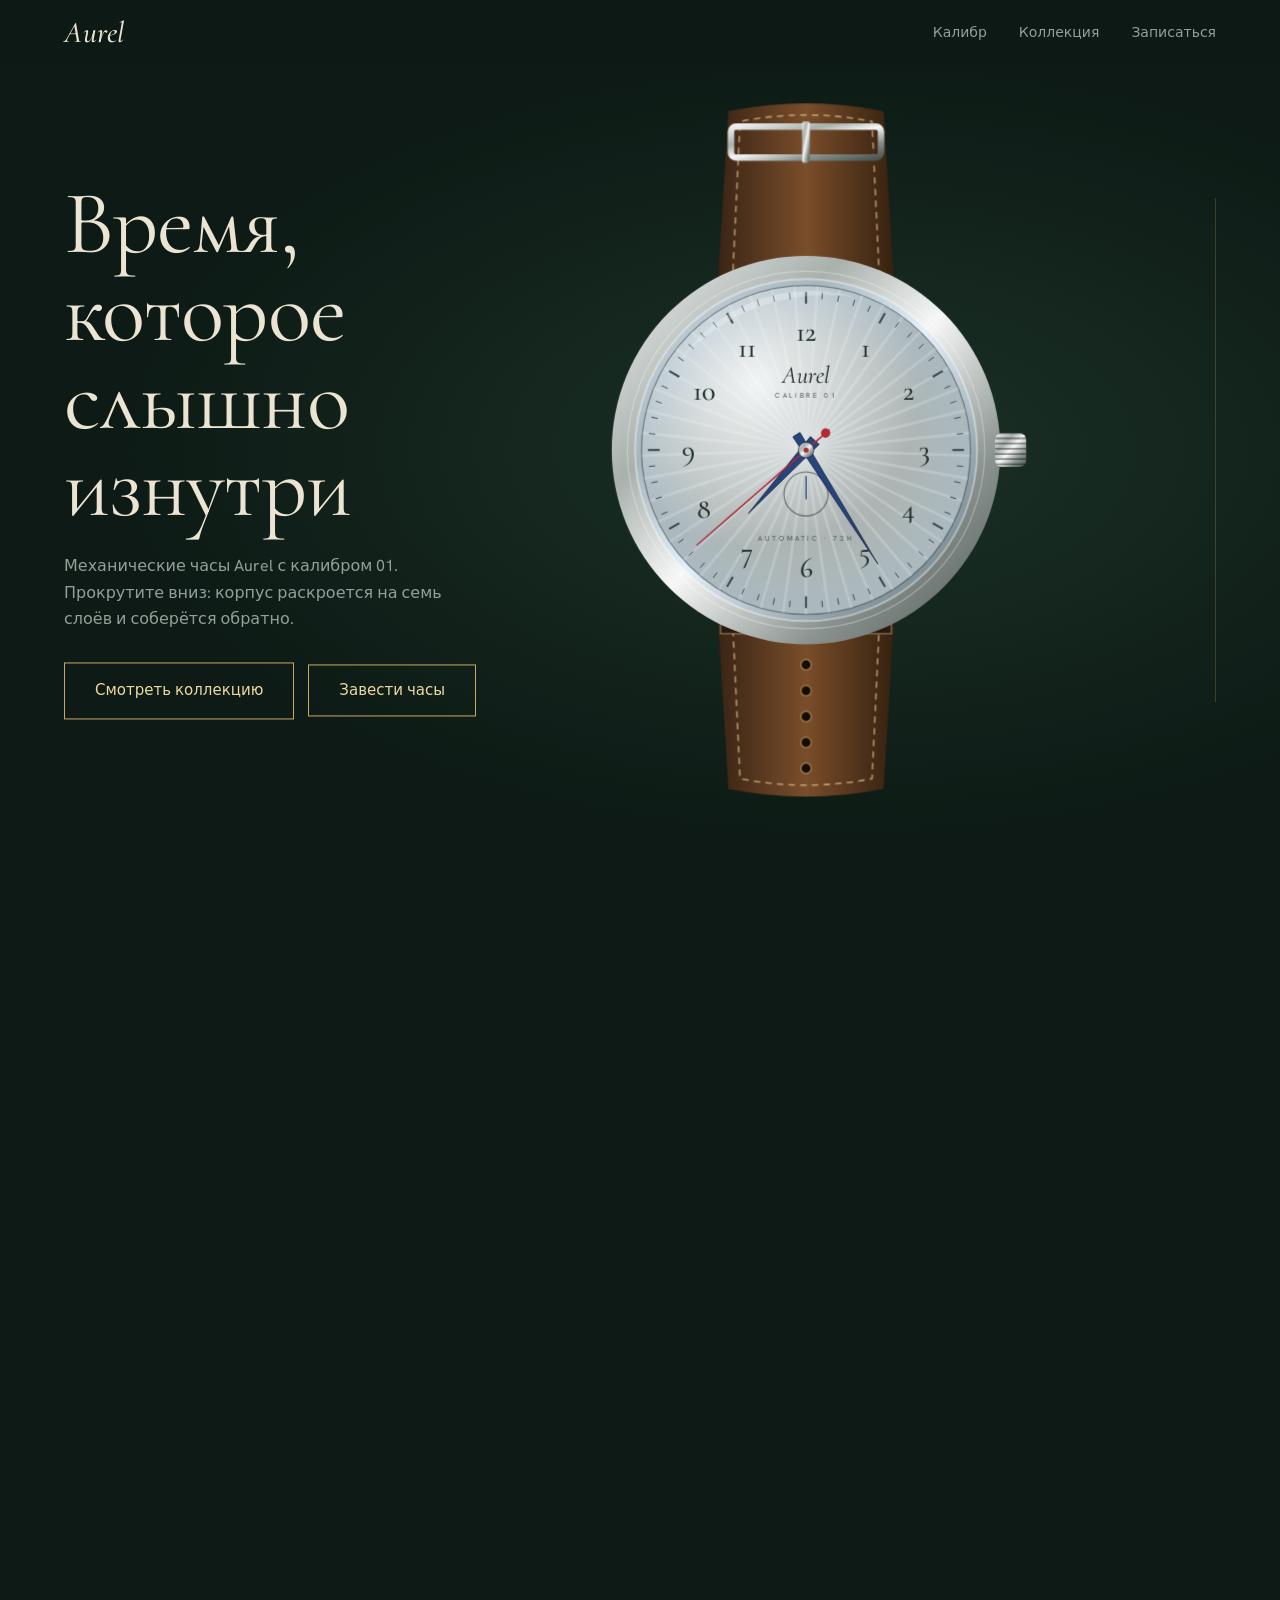
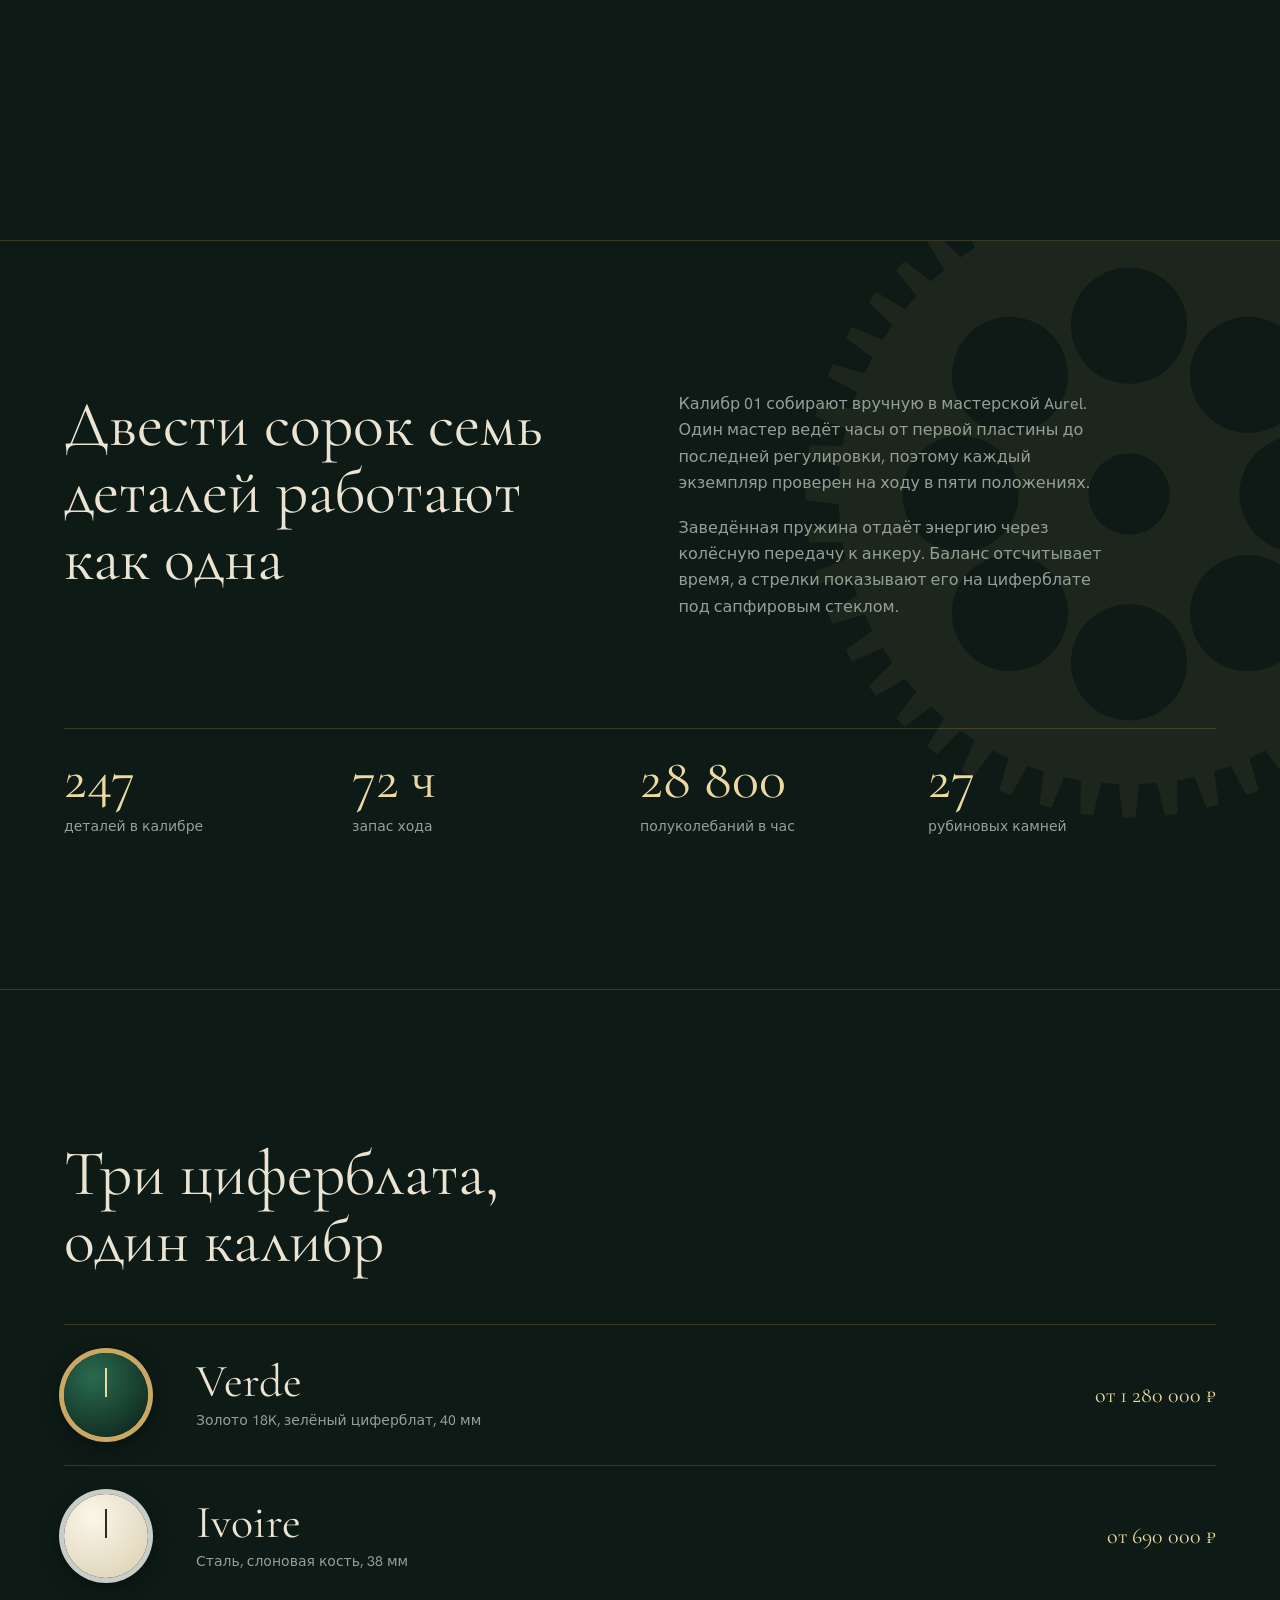
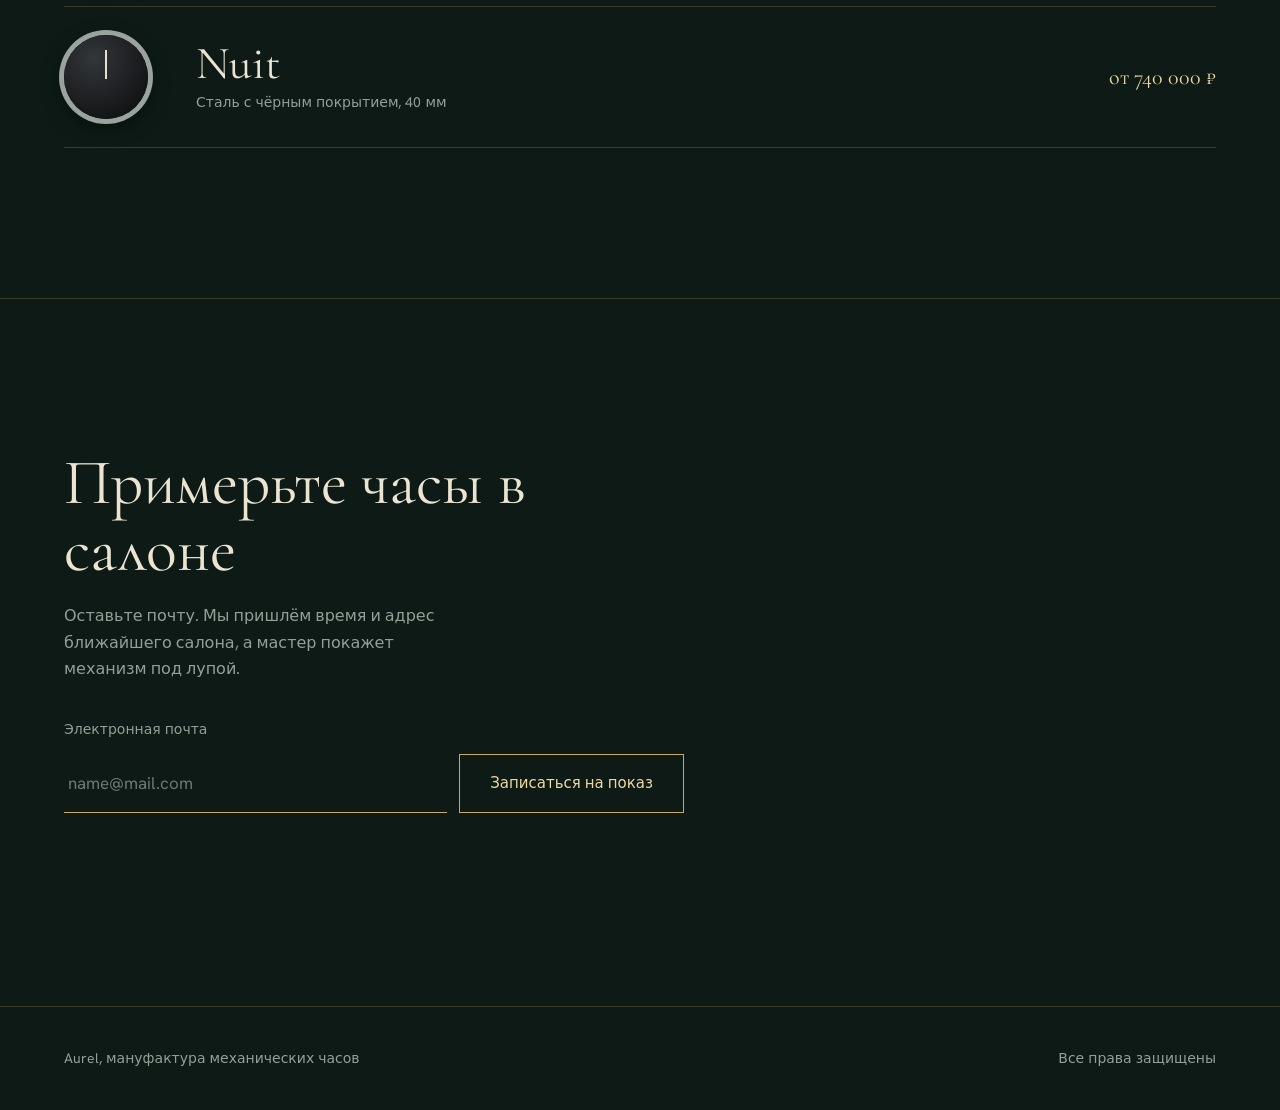
<file: index.html>
<!DOCTYPE html>
<html lang="ru">
 <head>
  <meta charset="utf-8"/>
  <meta content="width=device-width, initial-scale=1, viewport-fit=cover" name="viewport"/>
  <title>
   Aurel &mdash; &mcy;&iecy;&khcy;&acy;&ncy;&icy;&chcy;&iecy;&scy;&kcy;&icy;&iecy; &chcy;&acy;&scy;&ycy;
  </title>
  <link href="https://fonts.googleapis.com/css2?family=Cormorant+Garamond:ital,wght@0,400;0,500;1,400&amp;family=Hanken+Grotesk:wght@400;500&amp;display=swap" rel="stylesheet"/>
  <link href="style.css" rel="stylesheet"/>
 </head>
 <body>
  <svg aria-hidden="true" height="0" style="position:absolute" width="0">
   <defs>
    <lineargradient id="gold" x1="0" x2="1" y1="0" y2="1">
     <stop offset="0" stop-color="#f3e2b0">
     </stop>
     <stop offset=".45" stop-color="#c9a864">
     </stop>
     <stop offset="1" stop-color="#6f5628">
     </stop>
    </lineargradient>
    <lineargradient id="steel" x1="0" x2="1" y1="0" y2="1">
     <stop offset="0" stop-color="#f1f3f2">
     </stop>
     <stop offset=".3" stop-color="#a9b1ad">
     </stop>
     <stop offset=".5" stop-color="#f7f8f7">
     </stop>
     <stop offset=".75" stop-color="#8a938f">
     </stop>
     <stop offset="1" stop-color="#4d5651">
     </stop>
    </lineargradient>
    <radialgradient id="plateg">
     <stop offset="0" stop-color="#34433b">
     </stop>
     <stop offset="1" stop-color="#0f1814">
     </stop>
    </radialgradient>
    <radialgradient cx=".35" cy=".3" id="dialg">
     <stop offset="0" stop-color="#f6f7f6">
     </stop>
     <stop offset="1" stop-color="#aeb5b2">
     </stop>
    </radialgradient>
    <radialgradient id="glassg">
     <stop offset=".6" stop-color="#9fd0ff" stop-opacity=".03">
     </stop>
     <stop offset="1" stop-color="#9fd0ff" stop-opacity=".2">
     </stop>
    </radialgradient>
    <lineargradient id="shine" x1="0" x2="1" y1="0" y2="1">
     <stop offset="0" stop-color="#fff" stop-opacity=".4">
     </stop>
     <stop offset="1" stop-color="#fff" stop-opacity="0">
     </stop>
    </lineargradient>
    <lineargradient id="leather" x1="0" x2="1" y1="0" y2="0">
     <stop offset="0" stop-color="#3a2415">
     </stop>
     <stop offset=".5" stop-color="#7a4e2b">
     </stop>
     <stop offset="1" stop-color="#34200f">
     </stop>
    </lineargradient>
    <pattern height="9" id="perl" patternunits="userSpaceOnUse" width="9">
     <circle cx="4.5" cy="4.5" fill="none" r="3.2" stroke="#fff" stroke-opacity=".07">
     </circle>
    </pattern>
   </defs>
  </svg>
  <div class="pre">
   <span>
    Aurel
   </span>
  </div>
  <nav>
   <a class="logo" href="#top">
    Aurel
   </a>
   <div>
    <a href="#caliber">
     &Kcy;&acy;&lcy;&icy;&bcy;&rcy;
    </a>
    <a href="#collection">
     &Kcy;&ocy;&lcy;&lcy;&iecy;&kcy;&tscy;&icy;&yacy;
    </a>
    <a href="#visit">
     &Zcy;&acy;&pcy;&icy;&scy;&acy;&tcy;&softcy;&scy;&yacy;
    </a>
   </div>
  </nav>
  <main id="top">
   <div class="scene" id="scene">
    <div class="sticky" id="sticky">
     <div class="hero" id="hero">
      <h1 class="hi" style="--d:.1">
       &Vcy;&rcy;&iecy;&mcy;&yacy;, &kcy;&ocy;&tcy;&ocy;&rcy;&ocy;&iecy; &scy;&lcy;&ycy;&shcy;&ncy;&ocy; &icy;&zcy;&ncy;&ucy;&tcy;&rcy;&icy;
      </h1>
      <p class="hi" style="--d:.3">
       &Mcy;&iecy;&khcy;&acy;&ncy;&icy;&chcy;&iecy;&scy;&kcy;&icy;&iecy; &chcy;&acy;&scy;&ycy; Aurel &scy; &kcy;&acy;&lcy;&icy;&bcy;&rcy;&ocy;&mcy; 01. &Pcy;&rcy;&ocy;&kcy;&rcy;&ucy;&tcy;&icy;&tcy;&iecy; &vcy;&ncy;&icy;&zcy;: &kcy;&ocy;&rcy;&pcy;&ucy;&scy; &rcy;&acy;&scy;&kcy;&rcy;&ocy;&iecy;&tcy;&scy;&yacy; &ncy;&acy; &scy;&iecy;&mcy;&softcy; &scy;&lcy;&ocy;&iocy;&vcy; &icy; &scy;&ocy;&bcy;&iecy;&rcy;&iocy;&tcy;&scy;&yacy; &ocy;&bcy;&rcy;&acy;&tcy;&ncy;&ocy;.
      </p>
      <a class="btn hi" href="#collection" style="--d:.45">
       &Scy;&mcy;&ocy;&tcy;&rcy;&iecy;&tcy;&softcy; &kcy;&ocy;&lcy;&lcy;&iecy;&kcy;&tscy;&icy;&yucy;
      </a>
      <button class="btn hi" id="wind" style="--d:.55;margin-left:10px" type="button">
       &Zcy;&acy;&vcy;&iecy;&scy;&tcy;&icy; &chcy;&acy;&scy;&ycy;
      </button>
     </div>
     <div class="stagewrap">
      <div class="stage" id="stage">
       <div class="world" id="world">
        <div class="layer" data-g="strap" style="--z:-215;--y:-34;--i:-2">
         <svg id="sStrapT" viewbox="-170 -170 340 340">
         </svg>
        </div>
        <div class="layer" data-g="strap" style="--z:-215;--y:34;--i:-1">
         <svg id="sStrapB" viewbox="-170 -170 340 340">
         </svg>
        </div>
        <div class="layer" data-g="back" style="--z:-200;--i:0">
         <svg id="sBack" viewbox="-170 -170 340 340">
         </svg>
        </div>
        <div class="layer" data-g="spring" style="--z:-135;--i:1">
         <svg id="sSpring" viewbox="-170 -170 340 340">
         </svg>
        </div>
        <div class="layer" data-g="gears" style="--z:-70;--i:2">
         <svg id="sGears" viewbox="-170 -170 340 340">
         </svg>
        </div>
        <div class="layer" data-g="ring" style="--z:0;--i:3">
         <svg id="sRing" viewbox="-170 -170 340 340">
         </svg>
        </div>
        <div class="layer" data-g="dial" style="--z:70;--i:4">
         <svg id="sDial" viewbox="-170 -170 340 340">
         </svg>
        </div>
        <div class="layer" data-g="dial" style="--z:130;--i:5">
         <svg id="sHands" viewbox="-170 -170 340 340">
         </svg>
        </div>
        <div class="layer" data-g="glass" style="--z:200;--i:6">
         <svg id="sGlass" viewbox="-170 -170 340 340">
         </svg>
        </div>
       </div>
      </div>
     </div>
     <div class="cap" id="cap">
      <ol id="capList">
      </ol>
      <h3 id="capT">
      </h3>
      <p id="capD">
      </p>
     </div>
     <div aria-hidden="true" class="bar">
      <i>
      </i>
     </div>
    </div>
   </div>
   <section class="s" id="caliber">
    <svg aria-hidden="true" class="bgear" viewbox="-100 -100 200 200">
     <g id="bgr">
      <path fill="#c9a864" fill-rule="evenodd" id="bgp">
      </path>
     </g>
    </svg>
    <div class="cal">
     <h2 class="serif">
      &Dcy;&vcy;&iecy;&scy;&tcy;&icy; &scy;&ocy;&rcy;&ocy;&kcy; &scy;&iecy;&mcy;&softcy; &dcy;&iecy;&tcy;&acy;&lcy;&iecy;&jcy; &rcy;&acy;&bcy;&ocy;&tcy;&acy;&yucy;&tcy; &kcy;&acy;&kcy; &ocy;&dcy;&ncy;&acy;
     </h2>
     <div>
      <p>
       &Kcy;&acy;&lcy;&icy;&bcy;&rcy; 01 &scy;&ocy;&bcy;&icy;&rcy;&acy;&yucy;&tcy; &vcy;&rcy;&ucy;&chcy;&ncy;&ucy;&yucy; &vcy; &mcy;&acy;&scy;&tcy;&iecy;&rcy;&scy;&kcy;&ocy;&jcy; Aurel. &Ocy;&dcy;&icy;&ncy; &mcy;&acy;&scy;&tcy;&iecy;&rcy; &vcy;&iecy;&dcy;&iocy;&tcy; &chcy;&acy;&scy;&ycy; &ocy;&tcy; &pcy;&iecy;&rcy;&vcy;&ocy;&jcy; &pcy;&lcy;&acy;&scy;&tcy;&icy;&ncy;&ycy; &dcy;&ocy; &pcy;&ocy;&scy;&lcy;&iecy;&dcy;&ncy;&iecy;&jcy; &rcy;&iecy;&gcy;&ucy;&lcy;&icy;&rcy;&ocy;&vcy;&kcy;&icy;, &pcy;&ocy;&ecy;&tcy;&ocy;&mcy;&ucy; &kcy;&acy;&zhcy;&dcy;&ycy;&jcy; &ecy;&kcy;&zcy;&iecy;&mcy;&pcy;&lcy;&yacy;&rcy; &pcy;&rcy;&ocy;&vcy;&iecy;&rcy;&iecy;&ncy; &ncy;&acy; &khcy;&ocy;&dcy;&ucy; &vcy; &pcy;&yacy;&tcy;&icy; &pcy;&ocy;&lcy;&ocy;&zhcy;&iecy;&ncy;&icy;&yacy;&khcy;.
      </p>
      <p>
       &Zcy;&acy;&vcy;&iecy;&dcy;&iocy;&ncy;&ncy;&acy;&yacy; &pcy;&rcy;&ucy;&zhcy;&icy;&ncy;&acy; &ocy;&tcy;&dcy;&acy;&iocy;&tcy; &ecy;&ncy;&iecy;&rcy;&gcy;&icy;&yucy; &chcy;&iecy;&rcy;&iecy;&zcy; &kcy;&ocy;&lcy;&iocy;&scy;&ncy;&ucy;&yucy; &pcy;&iecy;&rcy;&iecy;&dcy;&acy;&chcy;&ucy; &kcy; &acy;&ncy;&kcy;&iecy;&rcy;&ucy;. &Bcy;&acy;&lcy;&acy;&ncy;&scy; &ocy;&tcy;&scy;&chcy;&icy;&tcy;&ycy;&vcy;&acy;&iecy;&tcy; &vcy;&rcy;&iecy;&mcy;&yacy;, &acy; &scy;&tcy;&rcy;&iecy;&lcy;&kcy;&icy; &pcy;&ocy;&kcy;&acy;&zcy;&ycy;&vcy;&acy;&yucy;&tcy; &iecy;&gcy;&ocy; &ncy;&acy; &tscy;&icy;&fcy;&iecy;&rcy;&bcy;&lcy;&acy;&tcy;&iecy; &pcy;&ocy;&dcy; &scy;&acy;&pcy;&fcy;&icy;&rcy;&ocy;&vcy;&ycy;&mcy; &scy;&tcy;&iecy;&kcy;&lcy;&ocy;&mcy;.
      </p>
     </div>
    </div>
    <dl>
     <div>
      <dt>
       247
      </dt>
      <dd>
       &dcy;&iecy;&tcy;&acy;&lcy;&iecy;&jcy; &vcy; &kcy;&acy;&lcy;&icy;&bcy;&rcy;&iecy;
      </dd>
     </div>
     <div>
      <dt>
       72 &chcy;
      </dt>
      <dd>
       &zcy;&acy;&pcy;&acy;&scy; &khcy;&ocy;&dcy;&acy;
      </dd>
     </div>
     <div>
      <dt>
       28 800
      </dt>
      <dd>
       &pcy;&ocy;&lcy;&ucy;&kcy;&ocy;&lcy;&iecy;&bcy;&acy;&ncy;&icy;&jcy; &vcy; &chcy;&acy;&scy;
      </dd>
     </div>
     <div>
      <dt>
       27
      </dt>
      <dd>
       &rcy;&ucy;&bcy;&icy;&ncy;&ocy;&vcy;&ycy;&khcy; &kcy;&acy;&mcy;&ncy;&iecy;&jcy;
      </dd>
     </div>
    </dl>
   </section>
   <section class="s" id="collection">
    <h2 class="serif">
     &Tcy;&rcy;&icy; &tscy;&icy;&fcy;&iecy;&rcy;&bcy;&lcy;&acy;&tcy;&acy;, &ocy;&dcy;&icy;&ncy; &kcy;&acy;&lcy;&icy;&bcy;&rcy;
    </h2>
    <div class="rows">
     <a class="row" href="#visit" style="--a:#2a6a4f;--b:#0a1f17;--c:#c9a864;--t:#ecd9a2">
      <i class="disc">
      </i>
      <div>
       <h3>
        Verde
       </h3>
       <small>
        &Zcy;&ocy;&lcy;&ocy;&tcy;&ocy; 18K, &zcy;&iecy;&lcy;&iocy;&ncy;&ycy;&jcy; &tscy;&icy;&fcy;&iecy;&rcy;&bcy;&lcy;&acy;&tcy;, 40 &mcy;&mcy;
       </small>
      </div>
      <b>
       &ocy;&tcy; 1 280 000 ₽
      </b>
     </a>
     <a class="row" href="#visit" style="--a:#fbf6e8;--b:#d9ceb0;--c:#c8cdca;--t:#2b2b2b">
      <i class="disc">
      </i>
      <div>
       <h3>
        Ivoire
       </h3>
       <small>
        &Scy;&tcy;&acy;&lcy;&softcy;, &scy;&lcy;&ocy;&ncy;&ocy;&vcy;&acy;&yacy; &kcy;&ocy;&scy;&tcy;&softcy;, 38 &mcy;&mcy;
       </small>
      </div>
      <b>
       &ocy;&tcy; 690 000 ₽
      </b>
     </a>
     <a class="row" href="#visit" style="--a:#33363a;--b:#08090a;--c:#9aa39e;--t:#e6e0d0">
      <i class="disc">
      </i>
      <div>
       <h3>
        Nuit
       </h3>
       <small>
        &Scy;&tcy;&acy;&lcy;&softcy; &scy; &chcy;&iocy;&rcy;&ncy;&ycy;&mcy; &pcy;&ocy;&kcy;&rcy;&ycy;&tcy;&icy;&iecy;&mcy;, 40 &mcy;&mcy;
       </small>
      </div>
      <b>
       &ocy;&tcy; 740 000 ₽
      </b>
     </a>
    </div>
   </section>
   <section class="s" id="visit">
    <h2 class="serif">
     &Pcy;&rcy;&icy;&mcy;&iecy;&rcy;&softcy;&tcy;&iecy; &chcy;&acy;&scy;&ycy; &vcy; &scy;&acy;&lcy;&ocy;&ncy;&iecy;
    </h2>
    <p style="color:var(--mut);margin-top:20px;max-width:44ch">
     &Ocy;&scy;&tcy;&acy;&vcy;&softcy;&tcy;&iecy; &pcy;&ocy;&chcy;&tcy;&ucy;. &Mcy;&ycy; &pcy;&rcy;&icy;&shcy;&lcy;&iocy;&mcy; &vcy;&rcy;&iecy;&mcy;&yacy; &icy; &acy;&dcy;&rcy;&iecy;&scy; &bcy;&lcy;&icy;&zhcy;&acy;&jcy;&shcy;&iecy;&gcy;&ocy; &scy;&acy;&lcy;&ocy;&ncy;&acy;, &acy; &mcy;&acy;&scy;&tcy;&iecy;&rcy; &pcy;&ocy;&kcy;&acy;&zhcy;&iecy;&tcy; &mcy;&iecy;&khcy;&acy;&ncy;&icy;&zcy;&mcy; &pcy;&ocy;&dcy; &lcy;&ucy;&pcy;&ocy;&jcy;.
    </p>
    <form id="f">
     <label for="em">
      &Ecy;&lcy;&iecy;&kcy;&tcy;&rcy;&ocy;&ncy;&ncy;&acy;&yacy; &pcy;&ocy;&chcy;&tcy;&acy;
     </label>
     <input id="em" placeholder="name@mail.com" required="" type="email"/>
     <button class="btn" type="submit">
      &Zcy;&acy;&pcy;&icy;&scy;&acy;&tcy;&softcy;&scy;&yacy; &ncy;&acy; &pcy;&ocy;&kcy;&acy;&zcy;
     </button>
    </form>
    <p class="ok" id="ok" role="status">
    </p>
   </section>
  </main>
  <footer>
   <span>
    Aurel, &mcy;&acy;&ncy;&ucy;&fcy;&acy;&kcy;&tcy;&ucy;&rcy;&acy; &mcy;&iecy;&khcy;&acy;&ncy;&icy;&chcy;&iecy;&scy;&kcy;&icy;&khcy; &chcy;&acy;&scy;&ocy;&vcy;
   </span>
   <span>
    &Vcy;&scy;&iecy; &pcy;&rcy;&acy;&vcy;&acy; &zcy;&acy;&shchcy;&icy;&shchcy;&iecy;&ncy;&ycy;
   </span>
  </footer>
  <script defer="" src="script.js">
  </script>
 </body>
</html>
</file>
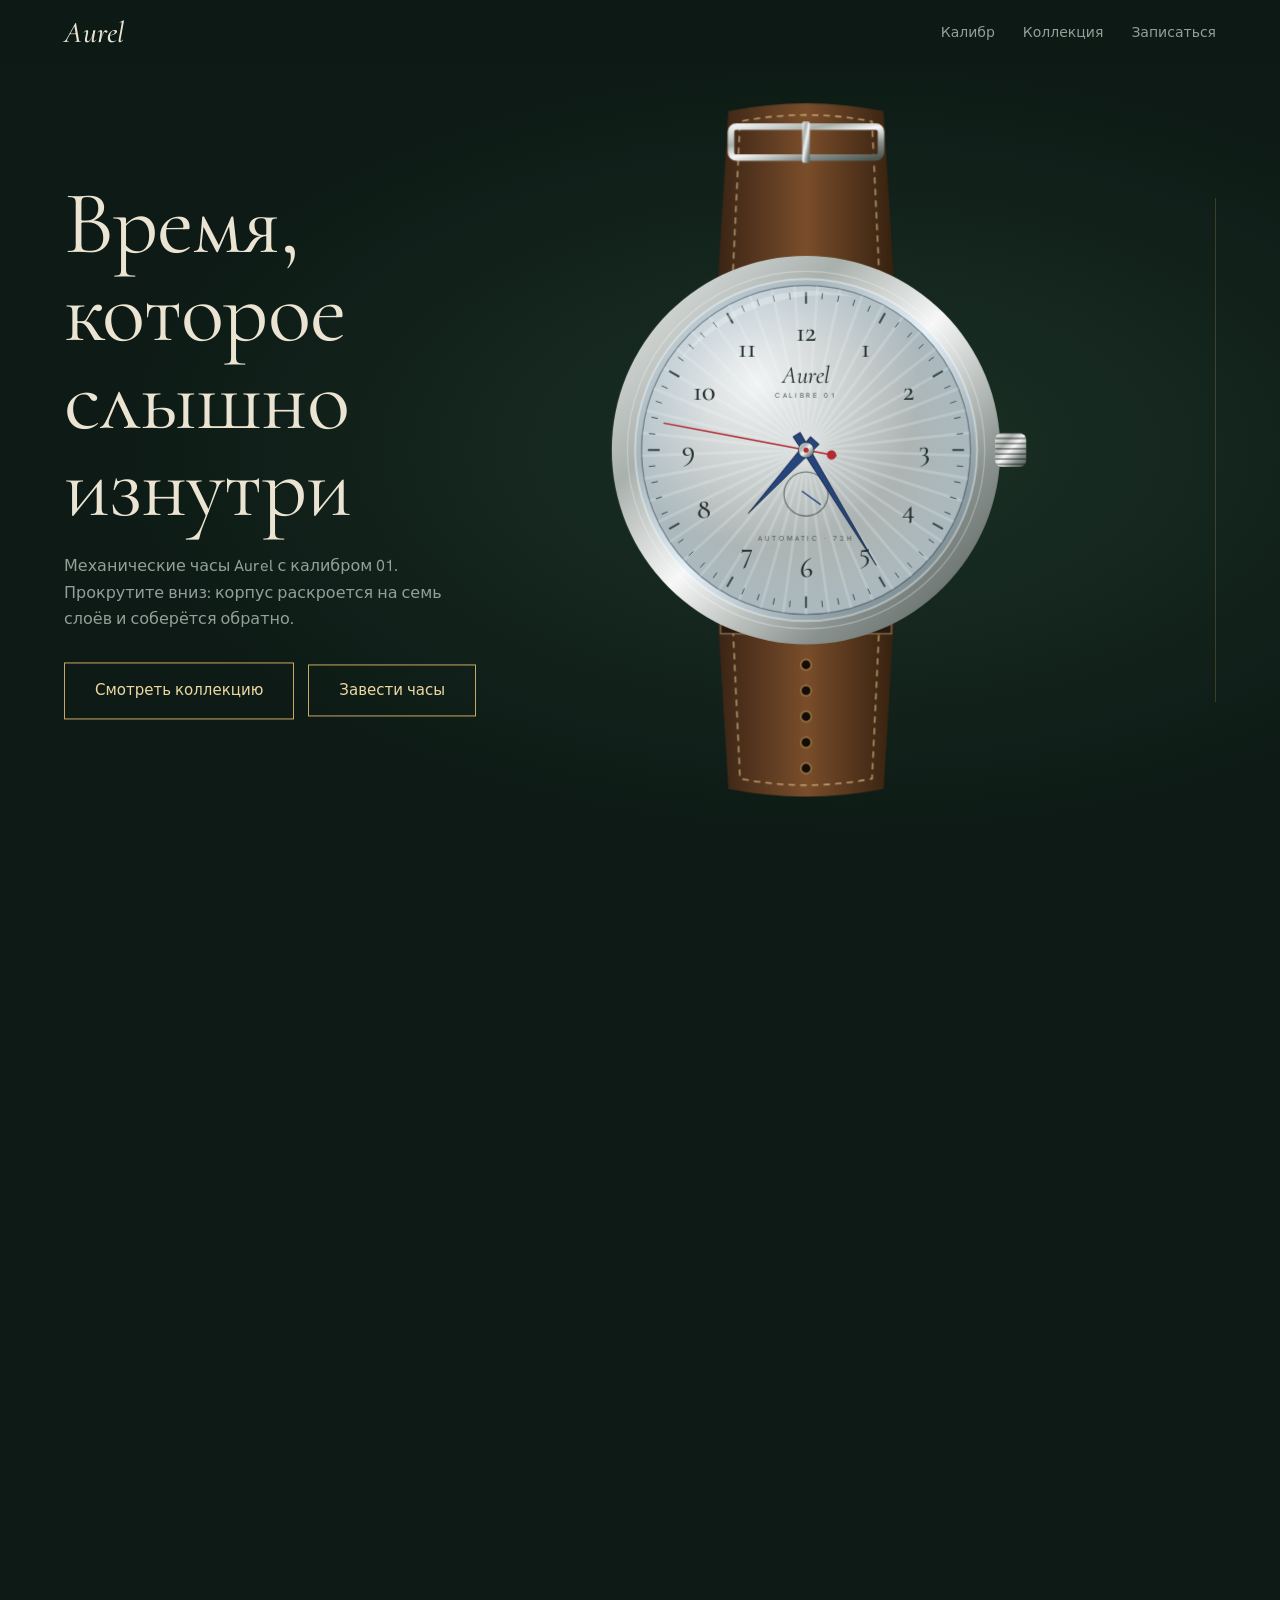
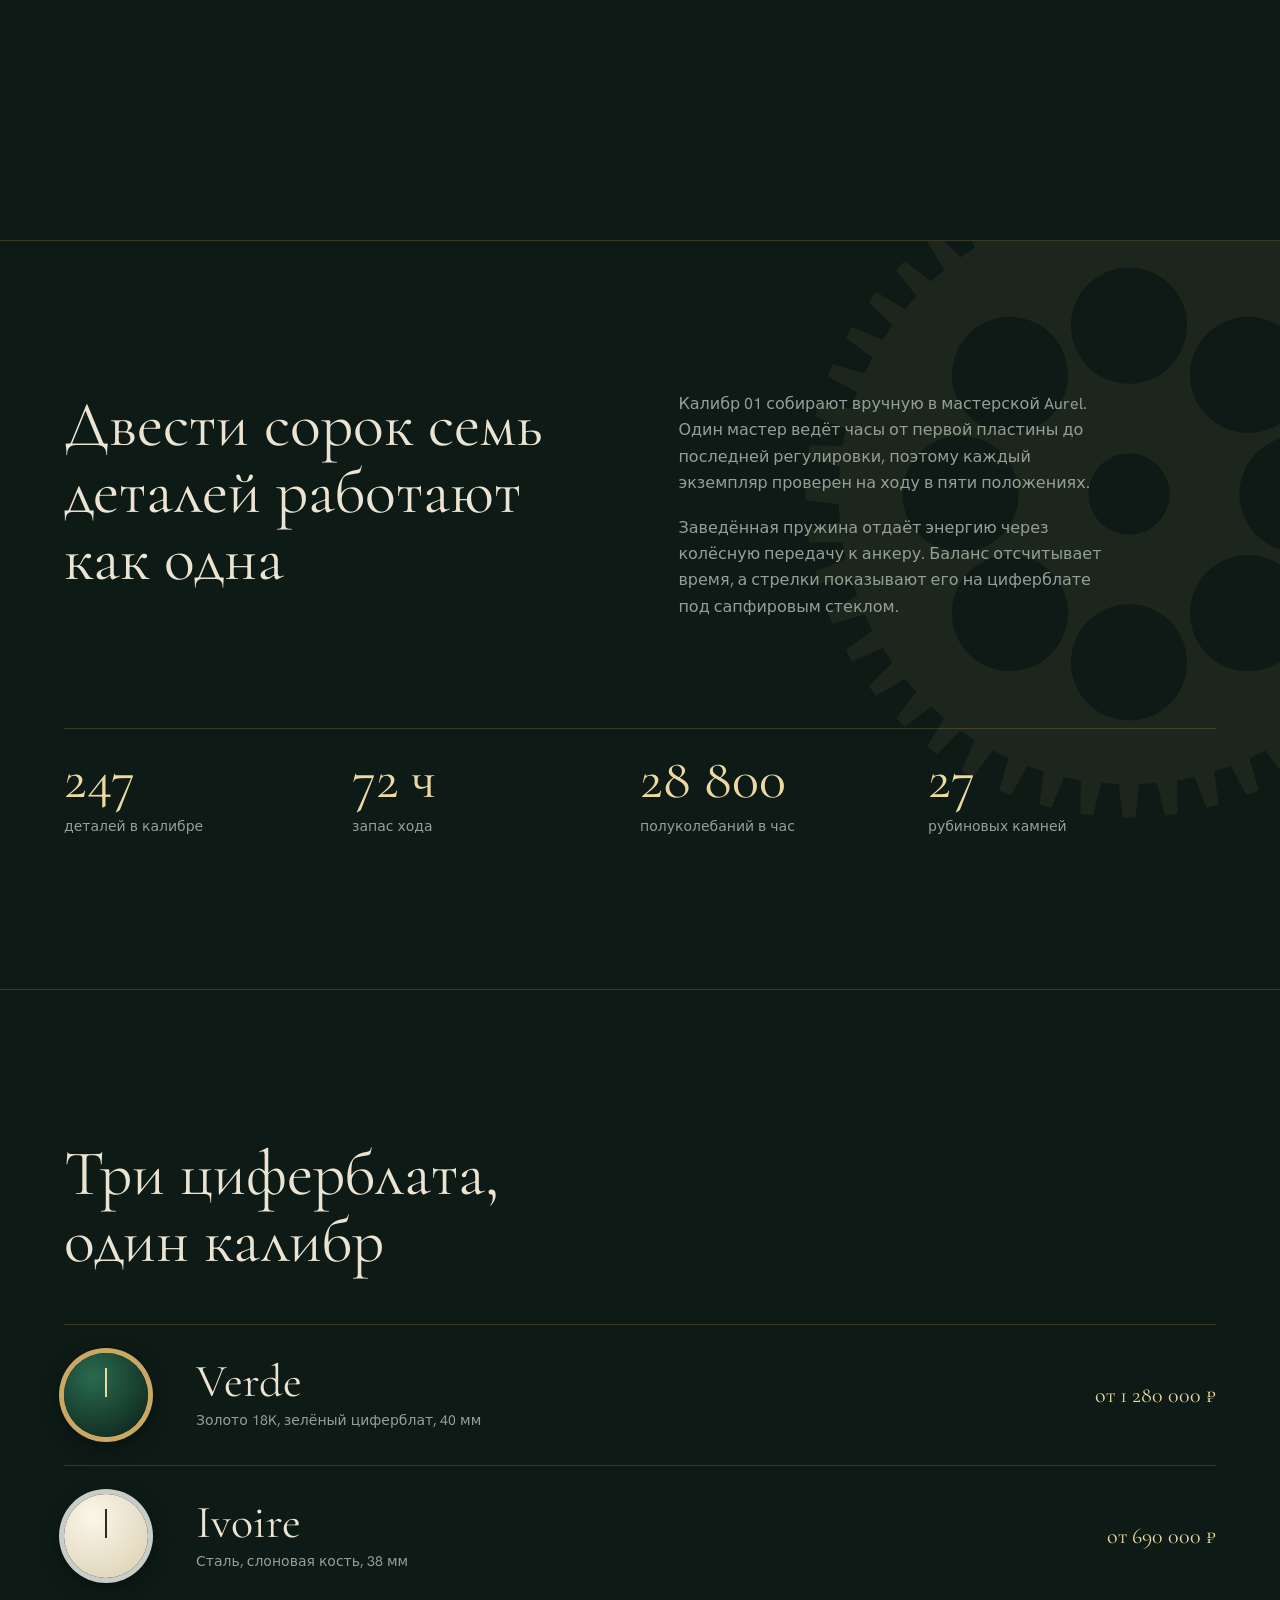
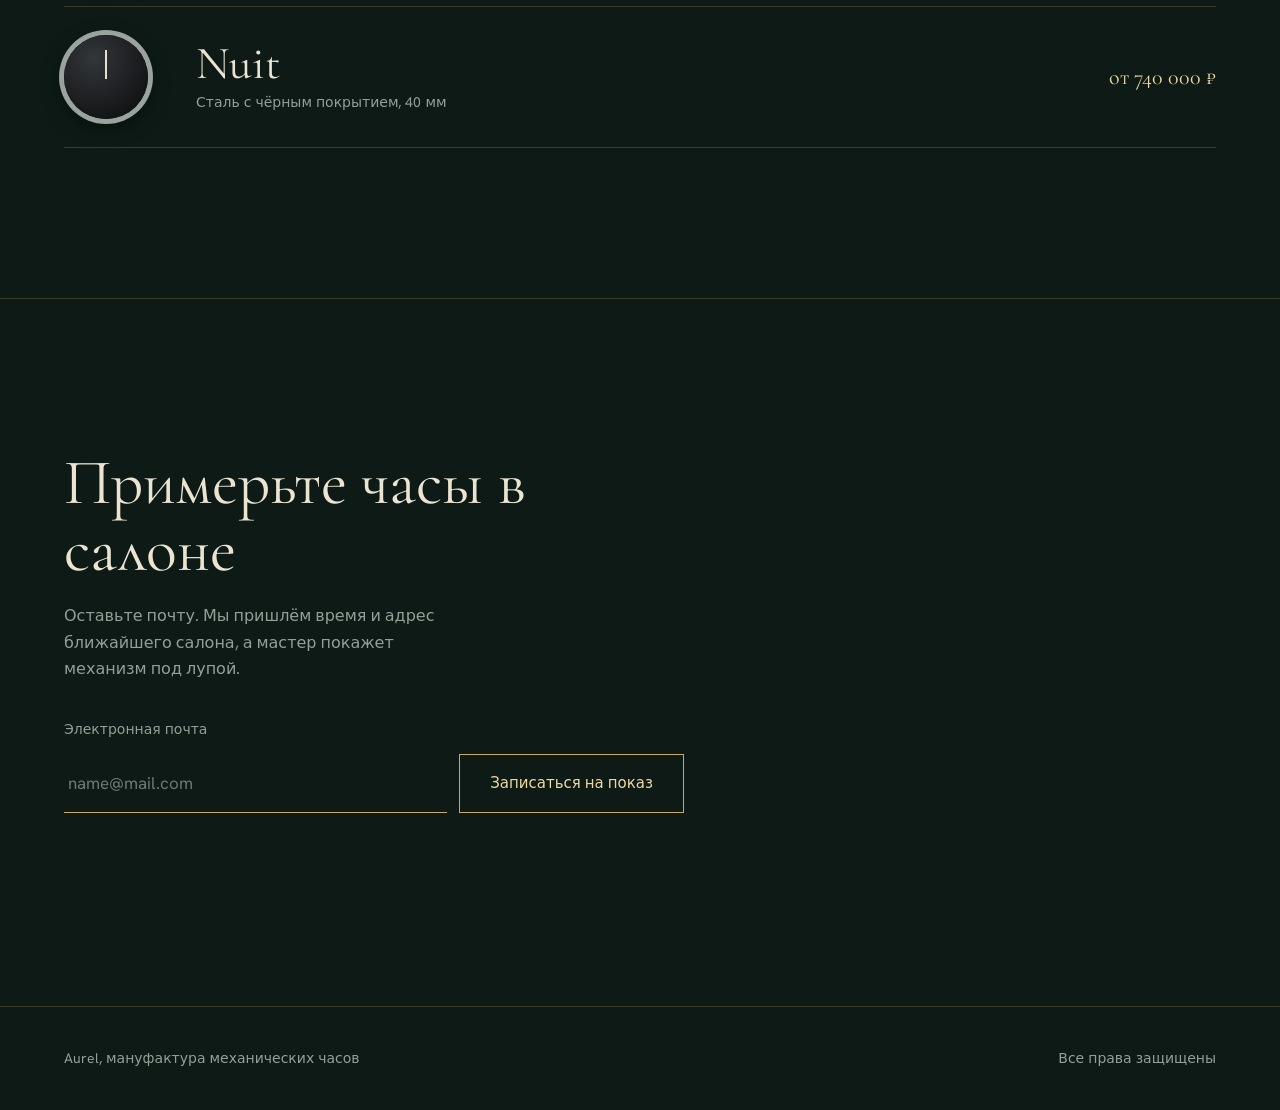
<file: Aurel — механические часы.html>
<!doctype html>
<html lang="ru">
<head>
<meta charset="utf-8">
<meta name="viewport" content="width=device-width, initial-scale=1, viewport-fit=cover">
<title>Aurel — механические часы</title>
<link href="https://fonts.googleapis.com/css2?family=Cormorant+Garamond:ital,wght@0,400;0,500;1,400&family=Hanken+Grotesk:wght@400;500&display=swap" rel="stylesheet">
<style>
:root{--bg:#0d1a15;--bg2:#08120e;--tx:#ece4d2;--mut:#93a097;--gold:#c9a864;--gold2:#ecd9a2;--line:rgba(201,168,100,.24);--sz:min(78vw,52vh,440px);--e:0;--rz:0;--p:0;--mx:0;--my:0;
box-sizing:border-box;padding-top:env(safe-area-inset-top,0px);padding-bottom:env(safe-area-inset-bottom,0px);color-scheme:dark}
*{box-sizing:border-box;margin:0}
html{scroll-behavior:smooth;background:var(--bg)}
body{background:var(--bg);color:var(--tx);font:400 16px/1.65 'Hanken Grotesk',system-ui,sans-serif;-webkit-font-smoothing:antialiased;overflow-x:hidden}
.serif,h1,h2,h3{font-family:'Cormorant Garamond',Georgia,serif;font-weight:400}
a{color:inherit}
:focus-visible{outline:2px solid var(--gold2);outline-offset:3px}
nav{position:fixed;inset:0 0 auto;z-index:50;display:flex;justify-content:space-between;align-items:center;padding:calc(env(safe-area-inset-top,0px) + 14px) 5vw 14px;background:linear-gradient(#0d1a15ee,#0d1a1500)}
nav .logo{font:italic 500 30px 'Cormorant Garamond',serif;text-decoration:none;letter-spacing:.02em}
nav div a{margin-left:28px;color:var(--mut);text-decoration:none;font-size:14px;transition:color .3s}
nav div a:hover{color:var(--gold2)}
@media(max-width:640px){nav div a:not(:last-child){display:none}}
.pre{position:fixed;inset:0;z-index:99;background:var(--bg2);display:grid;place-items:center;transition:clip-path 1.1s cubic-bezier(.77,0,.18,1);clip-path:inset(0 0 0 0)}
.pre span{font:italic 500 44px 'Cormorant Garamond',serif;color:var(--gold);animation:bl 1s ease-in-out infinite alternate}
@keyframes bl{from{opacity:.35}to{opacity:1}}
body.ready .pre{clip-path:inset(0 0 100% 0);pointer-events:none}
/* scene */
.scene{height:560vh;position:relative}
.sticky{position:sticky;top:0;height:100svh;overflow:hidden;display:grid;place-items:center;background:radial-gradient(ellipse at 66% 50%,#1b3126 0,var(--bg) 62%)}
.stagewrap{transition:opacity 1.6s .5s,transform 1.8s .5s cubic-bezier(.2,.8,.2,1);opacity:0;transform:scale(.86)}
body.ready .stagewrap{opacity:1;transform:none}
@media(min-width:900px){.stagewrap{margin-left:26vw}body.ready .stagewrap{transform:none}}
.stage{width:var(--sz);height:var(--sz);perspective:1800px;position:relative}
.world{position:absolute;inset:0;transform-style:preserve-3d;transform:rotateY(calc(var(--mx)*12deg*(1 - var(--e)))) rotateX(calc(var(--e)*62deg + var(--my)*-9deg*(1 - var(--e)))) rotateZ(calc(var(--e)*-26deg + var(--rz)*1deg))}
.layer{position:absolute;inset:0;transform:translateZ(calc(var(--e)*var(--z)*var(--sz)/340 + var(--i)*.4px)) translateY(calc(var(--e)*var(--y,0)*var(--sz)/340));transition:opacity .45s}
.layer svg{width:100%;height:100%;overflow:visible;display:block}
.layer.dim{opacity:.16}
.hero,.cap{position:absolute;left:5vw;width:min(520px,88vw)}
.hero{top:50%;transform:translateY(-50%);transition:opacity .4s}
.hero h1{font-size:clamp(44px,7vw,96px);line-height:.98;letter-spacing:-.01em;margin-bottom:22px}
.hero p{color:var(--mut);max-width:42ch;margin-bottom:30px}
.btn{display:inline-block;padding:15px 30px;border:1px solid var(--gold);color:var(--gold2);text-decoration:none;font-size:15px;background:transparent;cursor:pointer;font-family:inherit;transition:background .35s,color .35s}
.btn:hover{background:var(--gold);color:var(--bg2)}
.hi{opacity:0;transform:translateY(26px)}
body.ready .hi{opacity:1;transform:none;transition:opacity 1s calc(var(--d)*1s + .7s),transform 1s calc(var(--d)*1s + .7s) cubic-bezier(.2,.8,.2,1)}
.cap{bottom:8vh;opacity:0;transition:opacity .5s}
.cap ol{list-style:none;padding:0;margin-bottom:22px}
.cap li{display:flex;align-items:center;gap:12px;color:var(--mut);font-size:14px;padding:4px 0;transition:color .4s}
.cap li::before{content:"";width:14px;height:1px;background:currentColor;transition:width .4s}
.cap li.on{color:var(--gold2)}
.cap li.on::before{width:42px}
.cap h3{font-size:clamp(28px,3.4vw,42px);line-height:1.1;margin-bottom:8px;min-height:1.1em}
.cap p{color:var(--mut);font-size:15px;max-width:40ch;min-height:5em}
.bar{position:absolute;right:5vw;top:22vh;bottom:22vh;width:1px;background:var(--line)}
.bar i{display:block;width:100%;height:calc(var(--p)*100%);background:var(--gold)}
@media(max-width:899px){.stagewrap{margin-top:-14vh}.cap{bottom:4vh}.cap ol{display:none}.cap p{min-height:6em}.hero{top:auto;bottom:5vh;transform:none}.hero h1{font-size:40px}.hero p{display:none}.bar{display:none}}
/* sections */
section.s{padding:min(16vw,150px) 5vw;border-top:1px solid var(--line)}
h2{font-size:clamp(34px,5vw,68px);line-height:1.05;max-width:16ch}
.cal{display:grid;grid-template-columns:1fr 1fr;gap:6vw;align-items:start}
.cal p{color:var(--mut);max-width:48ch;margin-bottom:18px}
dl{display:grid;grid-template-columns:repeat(4,1fr);margin-top:min(9vw,90px);border-top:1px solid var(--line)}
dl div{padding:22px 16px 0 0}
dt{font:400 clamp(34px,4.4vw,60px)/1 'Cormorant Garamond',serif;color:var(--gold2)}
dd{color:var(--mut);font-size:14px;margin-top:8px}
@media(max-width:760px){.cal{grid-template-columns:1fr}dl{grid-template-columns:1fr 1fr}dl div{padding-bottom:20px}}
.rows{margin-top:50px}section#caliber{position:relative;overflow:hidden}.bgear{position:absolute;right:-14vw;top:-6vw;width:min(62vw,660px);opacity:.09;pointer-events:none}.cal,dl{position:relative}
.row{display:grid;grid-template-columns:104px 1fr auto;gap:28px;align-items:center;padding:28px 0;border-top:1px solid var(--line);text-decoration:none;transition:padding .45s cubic-bezier(.2,.8,.2,1),background .45s}
.row:last-child{border-bottom:1px solid var(--line)}
.row:hover{padding-left:22px;background:linear-gradient(90deg,#c9a8641a,transparent)}
.row h3{font-size:clamp(28px,3.6vw,46px);line-height:1.1}
.row small{color:var(--mut);font-size:14px}
.row b{font:400 22px 'Cormorant Garamond',serif;color:var(--gold2);white-space:nowrap}
.disc{width:84px;aspect-ratio:1;border-radius:50%;position:relative;background:radial-gradient(circle at 35% 28%,var(--a),var(--b));box-shadow:0 0 0 5px var(--c),0 6px 20px #0008;transition:transform .8s cubic-bezier(.2,.8,.2,1)}
.row:hover .disc{transform:scale(1.08)}.row:hover .disc::after{animation:tk 3s linear infinite}@keyframes tk{to{transform:rotate(360deg)}}
.disc::before{content:"";position:absolute;inset:7%;border-radius:50%;background:repeating-conic-gradient(var(--t) 0 1.2deg,transparent 1.2deg 30deg);-webkit-mask:radial-gradient(circle,transparent 76%,#000 77%);mask:radial-gradient(circle,transparent 76%,#000 77%)}
.disc::after{content:"";position:absolute;left:49%;top:18%;width:2px;height:34%;background:var(--t);transform-origin:50% 100%;box-shadow:12px 14px 0 -0px transparent}
@media(max-width:600px){.row{grid-template-columns:64px 1fr;gap:16px}.row b{grid-column:2}.disc{width:64px}}
form{margin-top:36px;display:flex;gap:12px;flex-wrap:wrap;max-width:620px}
label{display:block;width:100%;color:var(--mut);font-size:14px}
input{flex:1;min-width:220px;padding:15px 4px;background:transparent;border:0;border-bottom:1px solid var(--gold);color:var(--tx);font:inherit;font-size:17px}
input::placeholder{color:#6d7a72}
.ok{margin-top:18px;color:var(--gold2);min-height:1.6em}
footer{padding:40px 5vw calc(40px + env(safe-area-inset-bottom,0px));border-top:1px solid var(--line);color:var(--mut);font-size:14px;display:flex;justify-content:space-between;flex-wrap:wrap;gap:10px}
@media(prefers-reduced-motion:reduce){*{transition-duration:.01s!important;animation:none!important}.pre{display:none}}
</style>
</head>
<body>
<svg width="0" height="0" style="position:absolute" aria-hidden="true"><defs>
<linearGradient id="gold" x1="0" y1="0" x2="1" y2="1"><stop offset="0" stop-color="#f3e2b0"/><stop offset=".45" stop-color="#c9a864"/><stop offset="1" stop-color="#6f5628"/></linearGradient>
<linearGradient id="steel" x1="0" y1="0" x2="1" y2="1"><stop offset="0" stop-color="#f1f3f2"/><stop offset=".3" stop-color="#a9b1ad"/><stop offset=".5" stop-color="#f7f8f7"/><stop offset=".75" stop-color="#8a938f"/><stop offset="1" stop-color="#4d5651"/></linearGradient>
<radialGradient id="plateg"><stop offset="0" stop-color="#34433b"/><stop offset="1" stop-color="#0f1814"/></radialGradient>
<radialGradient id="dialg" cx=".35" cy=".3"><stop offset="0" stop-color="#f6f7f6"/><stop offset="1" stop-color="#aeb5b2"/></radialGradient>
<radialGradient id="glassg"><stop offset=".6" stop-color="#9fd0ff" stop-opacity=".03"/><stop offset="1" stop-color="#9fd0ff" stop-opacity=".2"/></radialGradient>
<linearGradient id="shine" x1="0" y1="0" x2="1" y2="1"><stop offset="0" stop-color="#fff" stop-opacity=".4"/><stop offset="1" stop-color="#fff" stop-opacity="0"/></linearGradient>
<linearGradient id="leather" x1="0" y1="0" x2="1" y2="0"><stop offset="0" stop-color="#3a2415"/><stop offset=".5" stop-color="#7a4e2b"/><stop offset="1" stop-color="#34200f"/></linearGradient>
<pattern id="perl" width="9" height="9" patternUnits="userSpaceOnUse"><circle cx="4.5" cy="4.5" r="3.2" fill="none" stroke="#fff" stroke-opacity=".07"/></pattern>
</defs></svg>

<div class="pre"><span>Aurel</span></div>
<nav><a class="logo" href="#top">Aurel</a><div><a href="#caliber">Калибр</a><a href="#collection">Коллекция</a><a href="#visit">Записаться</a></div></nav>

<main id="top">
<div class="scene" id="scene"><div class="sticky" id="sticky">
  <div class="hero" id="hero">
    <h1 class="hi" style="--d:.1">Время, которое слышно изнутри</h1>
    <p class="hi" style="--d:.3">Механические часы Aurel с калибром 01. Прокрутите вниз: корпус раскроется на семь слоёв и соберётся обратно.</p>
    <a class="btn hi" style="--d:.45" href="#collection">Смотреть коллекцию</a> <button class="btn hi" id="wind" style="--d:.55;margin-left:10px" type="button">Завести часы</button>
  </div>
  <div class="stagewrap"><div class="stage" id="stage"><div class="world" id="world">
    <div class="layer" data-g="strap" style="--z:-215;--y:-34;--i:-2"><svg viewBox="-170 -170 340 340" id="sStrapT"></svg></div>
    <div class="layer" data-g="strap" style="--z:-215;--y:34;--i:-1"><svg viewBox="-170 -170 340 340" id="sStrapB"></svg></div>
    <div class="layer" data-g="back" style="--z:-200;--i:0"><svg viewBox="-170 -170 340 340" id="sBack"></svg></div>
    <div class="layer" data-g="spring" style="--z:-135;--i:1"><svg viewBox="-170 -170 340 340" id="sSpring"></svg></div>
    <div class="layer" data-g="gears" style="--z:-70;--i:2"><svg viewBox="-170 -170 340 340" id="sGears"></svg></div>
    <div class="layer" data-g="ring" style="--z:0;--i:3"><svg viewBox="-170 -170 340 340" id="sRing"></svg></div>
    <div class="layer" data-g="dial" style="--z:70;--i:4"><svg viewBox="-170 -170 340 340" id="sDial"></svg></div>
    <div class="layer" data-g="dial" style="--z:130;--i:5"><svg viewBox="-170 -170 340 340" id="sHands"></svg></div>
    <div class="layer" data-g="glass" style="--z:200;--i:6"><svg viewBox="-170 -170 340 340" id="sGlass"></svg></div>
  </div></div></div>
  <div class="cap" id="cap"><ol id="capList"></ol><h3 id="capT"></h3><p id="capD"></p></div>
  <div class="bar" aria-hidden="true"><i></i></div>
</div></div>

<section class="s" id="caliber"><svg class="bgear" viewBox="-100 -100 200 200" aria-hidden="true"><g id="bgr"><path id="bgp" fill="#c9a864" fill-rule="evenodd"/></g></svg>
  <div class="cal">
    <h2 class="serif">Двести сорок семь деталей работают как одна</h2>
    <div><p>Калибр 01 собирают вручную в мастерской Aurel. Один мастер ведёт часы от первой пластины до последней регулировки, поэтому каждый экземпляр проверен на ходу в пяти положениях.</p><p>Заведённая пружина отдаёт энергию через колёсную передачу к анкеру. Баланс отсчитывает время, а стрелки показывают его на циферблате под сапфировым стеклом.</p></div>
  </div>
  <dl><div><dt>247</dt><dd>деталей в калибре</dd></div><div><dt>72 ч</dt><dd>запас хода</dd></div><div><dt>28 800</dt><dd>полуколебаний в час</dd></div><div><dt>27</dt><dd>рубиновых камней</dd></div></dl>
</section>

<section class="s" id="collection">
  <h2 class="serif">Три циферблата, один калибр</h2>
  <div class="rows">
    <a class="row" href="#visit" style="--a:#2a6a4f;--b:#0a1f17;--c:#c9a864;--t:#ecd9a2"><i class="disc"></i><div><h3>Verde</h3><small>Золото 18K, зелёный циферблат, 40 мм</small></div><b>от 1 280 000 ₽</b></a>
    <a class="row" href="#visit" style="--a:#fbf6e8;--b:#d9ceb0;--c:#c8cdca;--t:#2b2b2b"><i class="disc"></i><div><h3>Ivoire</h3><small>Сталь, слоновая кость, 38 мм</small></div><b>от 690 000 ₽</b></a>
    <a class="row" href="#visit" style="--a:#33363a;--b:#08090a;--c:#9aa39e;--t:#e6e0d0"><i class="disc"></i><div><h3>Nuit</h3><small>Сталь с чёрным покрытием, 40 мм</small></div><b>от 740 000 ₽</b></a>
  </div>
</section>

<section class="s" id="visit">
  <h2 class="serif">Примерьте часы в салоне</h2>
  <p style="color:var(--mut);margin-top:20px;max-width:44ch">Оставьте почту. Мы пришлём время и адрес ближайшего салона, а мастер покажет механизм под лупой.</p>
  <form id="f"><label for="em">Электронная почта</label><input id="em" type="email" required placeholder="name@mail.com"><button class="btn" type="submit">Записаться на показ</button></form>
  <p class="ok" id="ok" role="status"></p>
</section>
</main>
<footer><span>Aurel, мануфактура механических часов</span><span>Все права защищены</span></footer>

<script>
const $=s=>document.querySelector(s);
const gearPath=(n,ro,ri,holes)=>{let d='';const st=2*Math.PI/n;for(let i=0;i<n;i++){const a=i*st;[[a-.27*st,ri],[a-.15*st,ro],[a+.15*st,ro],[a+.27*st,ri]].forEach((q,j)=>{d+=(i+j?'L':'M')+(Math.cos(q[0])*q[1]).toFixed(1)+' '+(Math.sin(q[0])*q[1]).toFixed(1)})}d+='Z';
const c=(x,y,r)=>`M${x-r} ${y}a${r} ${r} 0 1 0 ${2*r} 0a${r} ${r} 0 1 0 ${-2*r} 0Z`;d+=c(0,0,ri*.14);for(let k=0;k<holes;k++){const a=k*2*Math.PI/holes;d+=c(Math.cos(a)*ri*.58,Math.sin(a)*ri*.58,ri*.2)}return d};
const spiral=(r0,r1,turns)=>{let d='',T=turns*2*Math.PI;for(let t=0;t<=T;t+=.15){const r=r0+(r1-r0)*t/T;d+=(t?'L':'M')+(Math.cos(t)*r).toFixed(1)+' '+(Math.sin(t)*r).toFixed(1)}return d};

/* caseback */
let s='<circle r="140" fill="url(#steel)"/><circle r="133" fill="none" stroke="#000" stroke-opacity=".3"/><circle r="86" fill="#5f6a65"/><circle r="86" fill="none" stroke="#fff" stroke-opacity=".3"/><path id="tp" d="M-112 0a112 112 0 1 1 224 0a112 112 0 1 1 -224 0" fill="none"/><text font-size="9" letter-spacing="2.6" fill="#000" fill-opacity=".55" font-family="Cormorant Garamond,serif"><textPath href="#tp">AUREL · MANUFACTURE · CALIBRE 01 · AUTOMATIC · 72H · WATER RESISTANT 50 M ·</textPath></text>';
for(let i=0;i<8;i++){const a=i*Math.PI/4+.4;s+=`<g transform="translate(${Math.cos(a)*124} ${Math.sin(a)*124}) rotate(${i*45})"><circle r="5" fill="#9aa39e"/><path d="M-4 0H4" stroke="#222" stroke-width="1.4"/></g>`}
s+='<text y="6" text-anchor="middle" font-size="26" fill="#000" fill-opacity=".5" font-style="italic" font-family="Cormorant Garamond,serif">Aurel</text>';
$('#sBack').innerHTML=s;
/* mainspring barrel */
$('#sSpring').innerHTML=`<circle r="128" fill="#0f1a15" fill-opacity=".9" stroke="#fff" stroke-opacity=".12"/><g class="sp"><path d="${gearPath(64,78,72,0)}" fill="url(#steel)" fill-rule="evenodd"/><circle r="66" fill="#142019"/><path d="${spiral(7,62,7)}" fill="none" stroke="#3b6ab5" stroke-width="2.6"/></g><circle r="8" fill="url(#gold)"/><circle r="3" fill="#7a1420"/>`;
/* gears */
const G=[[-30,10,40,66,59,6,1],[62,-34,24,40,34,5,-1],[52,52,18,31,25,4,-1]];
let g='<circle r="138" fill="url(#plateg)"/><circle r="138" fill="url(#perl)"/><circle r="138" fill="none" stroke="#fff" stroke-opacity=".15"/>';
G.forEach(a=>{g+=`<g transform="translate(${a[0]} ${a[1]})"><g class="rot" data-n="${a[2]}" data-d="${a[6]}"><path d="${gearPath(a[2],a[3],a[4],a[5])}" fill="url(#steel)" fill-rule="evenodd" stroke="#000" stroke-opacity=".35" stroke-width=".6"/></g><circle r="4" fill="#9c1d2c"/><circle r="4" fill="none" stroke="#e8c27a"/></g>`});
g+=`<g transform="translate(-90 -66)"><g class="bal"><circle r="26" fill="none" stroke="url(#gold)" stroke-width="4"/><path d="M-26 0H26M0-26V26" stroke="#c9a864" stroke-width="2"/><path d="${spiral(3,19,5)}" fill="none" stroke="#ecd9a2" stroke-width=".9"/></g><circle r="3.5" fill="#9c1d2c"/></g>`;
$('#sGears').innerHTML=g;
/* case ring */
$('#sRing').innerHTML='<path fill-rule="evenodd" fill="url(#steel)" d="M-150 0a150 150 0 1 0 300 0a150 150 0 1 0 -300 0ZM-126 0a126 126 0 1 0 252 0a126 126 0 1 0 -252 0Z"/><circle r="138" fill="none" stroke="#fff" stroke-opacity=".28"/><circle r="126" fill="none" stroke="#000" stroke-opacity=".45" stroke-width="1.5"/><clipPath id="cc"><rect x="146" y="-13" width="24" height="26" rx="5"/></clipPath><rect x="146" y="-13" width="24" height="26" rx="5" fill="url(#steel)"/><g clip-path="url(#cc)"><path id="cg" d="M146-17h24M146-13h24M146-9h24M146-5h24M146-1h24M146 3h24M146 7h24M146 11h24M146 15h24M146 19h24" stroke="#000" stroke-opacity=".4" stroke-width="1.4"/></g>';
/* dial */
let d='<circle r="127" fill="url(#dialg)"/><circle r="127" fill="none" stroke="#000" stroke-opacity=".4"/>';for(let i=0;i<90;i++)d+=`<path transform="rotate(${i*4})" d="M0 0V-127" stroke="#fff" stroke-opacity="${i%2?.2:0}" stroke-width="2.2"/>`;
for(let i=0;i<60;i++)d+=`<path transform="rotate(${i*6})" d="M0-122V${i%5?-117:-113}" stroke="#2b3430" stroke-width="${i%5?.7:1.6}"/>`;
for(let i=1;i<=12;i++){const a=i*Math.PI/6;d+=`<text x="${(Math.sin(a)*91).toFixed(1)}" y="${(-Math.cos(a)*91).toFixed(1)}" text-anchor="middle" dominant-baseline="central" font-size="22" font-weight="500" fill="#1b2420" font-family="Cormorant Garamond,Georgia,serif">${i}</text>`}
d+='<text y="-52" text-anchor="middle" font-size="19" font-style="italic" fill="#1b2420" font-family="Cormorant Garamond,serif">Aurel</text><text y="-40" text-anchor="middle" font-size="5.4" letter-spacing="2" fill="#4a5550" font-family="Hanken Grotesk,sans-serif">CALIBRE 01</text><text y="70" text-anchor="middle" font-size="5.4" letter-spacing="2" fill="#4a5550" font-family="Hanken Grotesk,sans-serif">AUTOMATIC · 72H</text><circle cy="34" r="17" fill="none" stroke="#2b3430" stroke-opacity=".55"/>';
$('#sDial').innerHTML=d;
/* hands */
$('#sHands').innerHTML='<g id="hh"><path d="M-4.5 10L0-66L4.5 10Z" fill="#24407a" stroke="#0e1a33" stroke-width=".6"/></g><g id="hm"><path d="M-3.2 14L0-104L3.2 14Z" fill="#24407a" stroke="#0e1a33" stroke-width=".6"/></g><g id="hs" transform="translate(0 34)"><g id="hs2"><path d="M0 4V-14" stroke="#24407a" stroke-width="1"/></g></g><g id="hsec"><path d="M0 24V-112" stroke="#b3262e" stroke-width="1.2"/><circle cy="20" r="3.6" fill="#b3262e"/></g><circle r="6" fill="url(#steel)" stroke="#0e1a33" stroke-width=".5"/><circle r="2" fill="#b3262e"/>';
/* glass */
$('#sGlass').innerHTML='<circle r="132" fill="url(#glassg)" stroke="#fff" stroke-opacity=".4" stroke-width="1.5"/><g id="shn"><path d="M-98-68A122 122 0 0 1 38-118A150 150 0 0 0-98-68Z" fill="url(#shine)"/><path d="M70 96A126 126 0 0 0 112 52A130 130 0 0 1 70 96Z" fill="#fff" fill-opacity=".22"/></g>';

/* strap */
$('#sStrapT').innerHTML='<path d="M-70 -100L70 -100L60 -262Q0 -274 -60 -262Z" fill="url(#leather)"/><path d="M-58 -106L58 -106L51 -254Q0 -264 -51 -254Z" fill="none" stroke="#e3c98f" stroke-opacity=".7" stroke-width="1.2" stroke-dasharray="5 4"/><rect x="-58" y="-250" width="116" height="24" rx="4" fill="none" stroke="url(#steel)" stroke-width="5"/><rect x="-3" y="-254" width="6" height="32" rx="2" fill="url(#steel)"/>';
let sb='<path d="M-70 100L70 100L60 262Q0 274 -60 262Z" fill="url(#leather)"/><path d="M-58 106L58 106L51 254Q0 264 -51 254Z" fill="none" stroke="#e3c98f" stroke-opacity=".7" stroke-width="1.2" stroke-dasharray="5 4"/><rect x="-66" y="130" width="132" height="12" fill="#2a190e" stroke="#e3c98f" stroke-opacity=".5"/>';
for(let k=0;k<5;k++)sb+=`<circle cy="${166+k*20}" r="4" fill="#160c06" stroke="#c9a864" stroke-opacity=".7"/>`;
$('#sStrapB').innerHTML=sb;
$('#bgp').setAttribute('d',gearPath(48,98,88,8));
/* captions */
const C=[
['glass','Сапфировое стекло','Синтетический сапфир толщиной 2,2 мм с антибликовым слоем. По твёрдости уступает только алмазу, поэтому циферблат остаётся чистым годами.'],
['dial','Циферблат и стрелки','Серебристый циферблат с лучевой отделкой, арабские цифры и стрелки из синеной стали. Секундная стрелка идёт плавно, без остановок.'],
['ring','Корпус','Сталь с родиевым покрытием, диаметр 40 мм. Полировка и сатинирование вручную, одиннадцать операций на каждый корпус.'],
['gears','Колёсная передача','Колёса, анкер и баланс на рубиновых камнях. Баланс делает 28 800 полуколебаний в час и задаёт точность хода.'],
['spring','Заводная пружина','Барабан хранит энергию на 72 часа. Спираль из закалённой стали длиной больше тридцати сантиметров.'],
['back','Задняя крышка','Крышка на восьми винтах с гравировкой мастерской. Часы выдерживают давление на глубине 50 метров.'],
['strap','Ремешок','Итальянская кожа, прошивка вручную и застёжка из стали. Ремешок снимается без инструментов за пару секунд.']];
const list=$('#capList');list.innerHTML=C.map(c=>`<li>${c[1]}</li>`).join('');
const lis=[...list.children],layers=[...document.querySelectorAll('.layer')];
const root=document.documentElement,scene=$('#scene'),cap=$('#cap'),hero=$('#hero');
const ease=t=>t<.5?4*t*t*t:1-Math.pow(-2*t+2,3)/2,cl=v=>Math.max(0,Math.min(1,v));
let last=-2,y=0,wind=0,wa=0,mx=0,my=0,tx=0,ty=0;
function frame(){
  const top=scene.offsetTop,h=scene.offsetHeight-innerHeight;
  const p=cl((scrollY-top)/h);y=scrollY;
  const e=p<.1?0:p<.34?ease((p-.1)/.24):p<.66?1:p<.9?1-ease((p-.66)/.24):0;
  root.style.setProperty('--e',e.toFixed(4));
  root.style.setProperty('--p',p.toFixed(4));
  root.style.setProperty('--rz',(e*(p-.5)*60).toFixed(2));
  const idx=e>.96?Math.min(6,Math.floor(cl((p-.34)/.32)*7)):-1;
  if(idx!==last){last=idx;
    lis.forEach((l,i)=>l.classList.toggle('on',i===idx));
    layers.forEach(l=>l.classList.toggle('dim',idx>-1&&l.dataset.g!==C[idx][0]));
    if(idx>-1){$('#capT').textContent=C[idx][1];$('#capD').textContent=C[idx][2]}}
  const showCap=e>.5;cap.style.opacity=showCap?1:0;
  hero.style.opacity=p<.07?1:0;hero.style.pointerEvents=p<.07?'auto':'none';
  const t=performance.now()/1000,n=new Date(),sec=n.getSeconds()+n.getMilliseconds()/1000,mn=n.getMinutes()+sec/60,hr=n.getHours()%12+mn/60;
  $('#hh').style.transform=`rotate(${hr*30}deg)`;$('#hm').style.transform=`rotate(${mn*6}deg)`;
  $('#hsec').style.transform=`rotate(${sec*6}deg)`;$('#hs2').style.transform=`rotate(${t*30}deg)`;
  wind*=.985;wa+=wind*16;mx+=(tx-mx)*.06;my+=(ty-my)*.06;
  root.style.setProperty('--mx',mx.toFixed(3));root.style.setProperty('--my',my.toFixed(3));
  document.querySelectorAll('.rot').forEach(r=>{r.style.transform=`rotate(${(y*.22+t*6+wa)*r.dataset.d*40/r.dataset.n}deg)`});
  document.querySelector('.sp').style.transform=`rotate(${y*.06-wa*.5}deg)`;
  document.querySelector('.bal').style.transform=`rotate(${Math.sin(t*5*Math.PI)*(110+wind*70)}deg)`;
  $('#cg').style.transform=`translateY(${(wa*.08)%4}px)`;
  $('#shn').style.transform=`translate(${mx*-22}px,${my*-14}px)`;
  $('#bgr').style.transform=`rotate(${y*.04}deg)`;
  requestAnimationFrame(frame)}
requestAnimationFrame(frame);
addEventListener('load',()=>setTimeout(()=>document.body.classList.add('ready'),700));
setTimeout(()=>document.body.classList.add('ready'),2500);
$('#wind').addEventListener('click',()=>{wind=1});
$('#stage').addEventListener('click',()=>{wind=1});
addEventListener('pointermove',ev=>{tx=(ev.clientX/innerWidth-.5)*2;ty=(ev.clientY/innerHeight-.5)*2});
$('#f').addEventListener('submit',ev=>{ev.preventDefault();$('#ok').textContent='Спасибо. Мы напишем на '+$('#em').value+' в течение дня.';ev.target.reset()});
</script>
</body>
</html>
</file>
<file: style.css>
:root {
    --bg:#0d1a15;
    --bg2:#08120e;
    --tx:#ece4d2;
    --mut:#93a097;
    --gold:#c9a864;
    --gold2:#ecd9a2;
    --line:rgba(201,168,100,.24);
    --sz:min(78vw,52vh,440px);
    --e:0;
    --rz:0;
    --p:0;
    --mx:0;
    --my:0;
    box-sizing:border-box;
    padding-top:env(safe-area-inset-top,0px);
    padding-bottom:env(safe-area-inset-bottom,0px);
    color-scheme:dark;
}
* {
    box-sizing:border-box;
    margin:0;
}
html {
    scroll-behavior:smooth;
    background:var(--bg);
}
body {
    background:var(--bg);
    color:var(--tx);
    font:400 16px/1.65 'Hanken Grotesk',system-ui,sans-serif;
    -webkit-font-smoothing:antialiased;
    overflow-x:hidden;
}
.serif,h1,h2,h3 {
    font-family:'Cormorant Garamond',Georgia,serif;
    font-weight:400;
}
a {
    color:inherit;
}
:focus-visible {
    outline:2px solid var(--gold2);
    outline-offset:3px;
}
nav {
    position:fixed;
    inset:0 0 auto;
    z-index:50;
    display:flex;
    justify-content:space-between;
    align-items:center;
    padding:calc(env(safe-area-inset-top,0px) + 14px) 5vw 14px;
    background:linear-gradient(#0d1a15ee,#0d1a1500);
}
nav .logo {
    font:italic 500 30px 'Cormorant Garamond',serif;
    text-decoration:none;
    letter-spacing:.02em;
}
nav div a {
    margin-left:28px;
    color:var(--mut);
    text-decoration:none;
    font-size:14px;
    transition:color .3s;
}
nav div a:hover {
    color:var(--gold2);
}
@media(max-width:640px) {
    nav div a:not(:last-child) {
        display:none;
    }
}
.pre {
    position:fixed;
    inset:0;
    z-index:99;
    background:var(--bg2);
    display:grid;
    place-items:center;
    transition:clip-path 1.1s cubic-bezier(.77,0,.18,1);
    clip-path:inset(0 0 0 0);
}
.pre span {
    font:italic 500 44px 'Cormorant Garamond',serif;
    color:var(--gold);
    animation:bl 1s ease-in-out infinite alternate;
}
@keyframes bl {
    from {
        opacity:.35;
    }
    to {
        opacity:1;
    }
}
body.ready .pre {
    clip-path:inset(0 0 100% 0);
    pointer-events:none;
}
.scene {
    height:560vh;
    position:relative;
}
.sticky {
    position:sticky;
    top:0;
    height:100svh;
    overflow:hidden;
    display:grid;
    place-items:center;
    background:radial-gradient(ellipse at 66% 50%,#1b3126 0,var(--bg) 62%);
}
.stagewrap {
    transition:opacity 1.6s .5s,transform 1.8s .5s cubic-bezier(.2,.8,.2,1);
    opacity:0;
    transform:scale(.86);
}
body.ready .stagewrap {
    opacity:1;
    transform:none;
}
@media(min-width:900px) {
    .stagewrap {
        margin-left:26vw;
    }
    body.ready .stagewrap {
        transform:none;
    }
}
.stage {
    width:var(--sz);
    height:var(--sz);
    perspective:1800px;
    position:relative;
}
.world {
    position:absolute;
    inset:0;
    transform-style:preserve-3d;
    transform:rotateY(calc(var(--mx)*12deg*(1 - var(--e)))) rotateX(calc(var(--e)*62deg + var(--my)*-9deg*(1 - var(--e)))) rotateZ(calc(var(--e)*-26deg + var(--rz)*1deg));
}
.layer {
    position:absolute;
    inset:0;
    transform:translateZ(calc(var(--e)*var(--z)*var(--sz)/340 + var(--i)*.4px)) translateY(calc(var(--e)*var(--y,0)*var(--sz)/340));
    transition:opacity .45s;
}
.layer svg {
    width:100%;
    height:100%;
    overflow:visible;
    display:block;
}
.layer.dim {
    opacity:.16;
}
.hero,.cap {
    position:absolute;
    left:5vw;
    width:min(520px,88vw);
}
.hero {
    top:50%;
    transform:translateY(-50%);
    transition:opacity .4s;
}
.hero h1 {
    font-size:clamp(44px,7vw,96px);
    line-height:.98;
    letter-spacing:-.01em;
    margin-bottom:22px;
}
.hero p {
    color:var(--mut);
    max-width:42ch;
    margin-bottom:30px;
}
.btn {
    display:inline-block;
    padding:15px 30px;
    border:1px solid var(--gold);
    color:var(--gold2);
    text-decoration:none;
    font-size:15px;
    background:transparent;
    cursor:pointer;
    font-family:inherit;
    transition:background .35s,color .35s;
}
.btn:hover {
    background:var(--gold);
    color:var(--bg2);
}
.hi {
    opacity:0;
    transform:translateY(26px);
}
body.ready .hi {
    opacity:1;
    transform:none;
    transition:opacity 1s calc(var(--d)*1s + .7s),transform 1s calc(var(--d)*1s + .7s) cubic-bezier(.2,.8,.2,1);
}
.cap {
    bottom:8vh;
    opacity:0;
    transition:opacity .5s;
}
.cap ol {
    list-style:none;
    padding:0;
    margin-bottom:22px;
}
.cap li {
    display:flex;
    align-items:center;
    gap:12px;
    color:var(--mut);
    font-size:14px;
    padding:4px 0;
    transition:color .4s;
}
.cap li::before {
    content:"";
    width:14px;
    height:1px;
    background:currentColor;
    transition:width .4s;
}
.cap li.on {
    color:var(--gold2);
}
.cap li.on::before {
    width:42px;
}
.cap h3 {
    font-size:clamp(28px,3.4vw,42px);
    line-height:1.1;
    margin-bottom:8px;
    min-height:1.1em;
}
.cap p {
    color:var(--mut);
    font-size:15px;
    max-width:40ch;
    min-height:5em;
}
.bar {
    position:absolute;
    right:5vw;
    top:22vh;
    bottom:22vh;
    width:1px;
    background:var(--line);
}
.bar i {
    display:block;
    width:100%;
    height:calc(var(--p)*100%);
    background:var(--gold);
}
@media(max-width:899px) {
    .stagewrap {
        margin-top:-14vh;
    }
    .cap {
        bottom:4vh;
    }
    .cap ol {
        display:none;
    }
    .cap p {
        min-height:6em;
    }
    .hero {
        top:auto;
        bottom:5vh;
        transform:none;
    }
    .hero h1 {
        font-size:40px;
    }
    .hero p {
        display:none;
    }
    .bar {
        display:none;
    }
}
section.s {
    padding:min(16vw,150px) 5vw;
    border-top:1px solid var(--line);
}
h2 {
    font-size:clamp(34px,5vw,68px);
    line-height:1.05;
    max-width:16ch;
}
.cal {
    display:grid;
    grid-template-columns:1fr 1fr;
    gap:6vw;
    align-items:start;
}
.cal p {
    color:var(--mut);
    max-width:48ch;
    margin-bottom:18px;
}
dl {
    display:grid;
    grid-template-columns:repeat(4,1fr);
    margin-top:min(9vw,90px);
    border-top:1px solid var(--line);
}
dl div {
    padding:22px 16px 0 0;
}
dt {
    font:400 clamp(34px,4.4vw,60px)/1 'Cormorant Garamond',serif;
    color:var(--gold2);
}
dd {
    color:var(--mut);
    font-size:14px;
    margin-top:8px;
}
@media(max-width:760px) {
    .cal {
        grid-template-columns:1fr;
    }
    dl {
        grid-template-columns:1fr 1fr;
    }
    dl div {
        padding-bottom:20px;
    }
}
.rows {
    margin-top:50px;
}
section#caliber {
    position:relative;
    overflow:hidden;
}
.bgear {
    position:absolute;
    right:-14vw;
    top:-6vw;
    width:min(62vw,660px);
    opacity:.09;
    pointer-events:none;
}
.cal,dl {
    position:relative;
}
.row {
    display:grid;
    grid-template-columns:104px 1fr auto;
    gap:28px;
    align-items:center;
    padding:28px 0;
    border-top:1px solid var(--line);
    text-decoration:none;
    transition:padding .45s cubic-bezier(.2,.8,.2,1),background .45s;
}
.row:last-child {
    border-bottom:1px solid var(--line);
}
.row:hover {
    padding-left:22px;
    background:linear-gradient(90deg,#c9a8641a,transparent);
}
.row h3 {
    font-size:clamp(28px,3.6vw,46px);
    line-height:1.1;
}
.row small {
    color:var(--mut);
    font-size:14px;
}
.row b {
    font:400 22px 'Cormorant Garamond',serif;
    color:var(--gold2);
    white-space:nowrap;
}
.disc {
    width:84px;
    aspect-ratio:1;
    border-radius:50%;
    position:relative;
    background:radial-gradient(circle at 35% 28%,var(--a),var(--b));
    box-shadow:0 0 0 5px var(--c),0 6px 20px #0008;
    transition:transform .8s cubic-bezier(.2,.8,.2,1);
}
.row:hover .disc {
    transform:scale(1.08);
}
.row:hover .disc::after {
    animation:tk 3s linear infinite;
}
@keyframes tk {
    to {
        transform:rotate(360deg);
    }
}
.disc::before {
    content:"";
    position:absolute;
    inset:7%;
    border-radius:50%;
    background:repeating-conic-gradient(var(--t) 0 1.2deg,transparent 1.2deg 30deg);
    -webkit-mask:radial-gradient(circle,transparent 76%,#000 77%);
    mask:radial-gradient(circle,transparent 76%,#000 77%);
}
.disc::after {
    content:"";
    position:absolute;
    left:49%;
    top:18%;
    width:2px;
    height:34%;
    background:var(--t);
    transform-origin:50% 100%;
    box-shadow:12px 14px 0 -0px transparent;
}
@media(max-width:600px) {
    .row {
        grid-template-columns:64px 1fr;
        gap:16px;
    }
    .row b {
        grid-column:2;
    }
    .disc {
        width:64px;
    }
}
form {
    margin-top:36px;
    display:flex;
    gap:12px;
    flex-wrap:wrap;
    max-width:620px;
}
label {
    display:block;
    width:100%;
    color:var(--mut);
    font-size:14px;
}
input {
    flex:1;
    min-width:220px;
    padding:15px 4px;
    background:transparent;
    border:0;
    border-bottom:1px solid var(--gold);
    color:var(--tx);
    font:inherit;
    font-size:17px;
}
input::placeholder {
    color:#6d7a72;
}
.ok {
    margin-top:18px;
    color:var(--gold2);
    min-height:1.6em;
}
footer {
    padding:40px 5vw calc(40px + env(safe-area-inset-bottom,0px));
    border-top:1px solid var(--line);
    color:var(--mut);
    font-size:14px;
    display:flex;
    justify-content:space-between;
    flex-wrap:wrap;
    gap:10px;
}
@media(prefers-reduced-motion:reduce) {
    * {
        transition-duration:.01s!important;
        animation:none!important;
    }
    .pre {
        display:none;
    }
}
</file>
